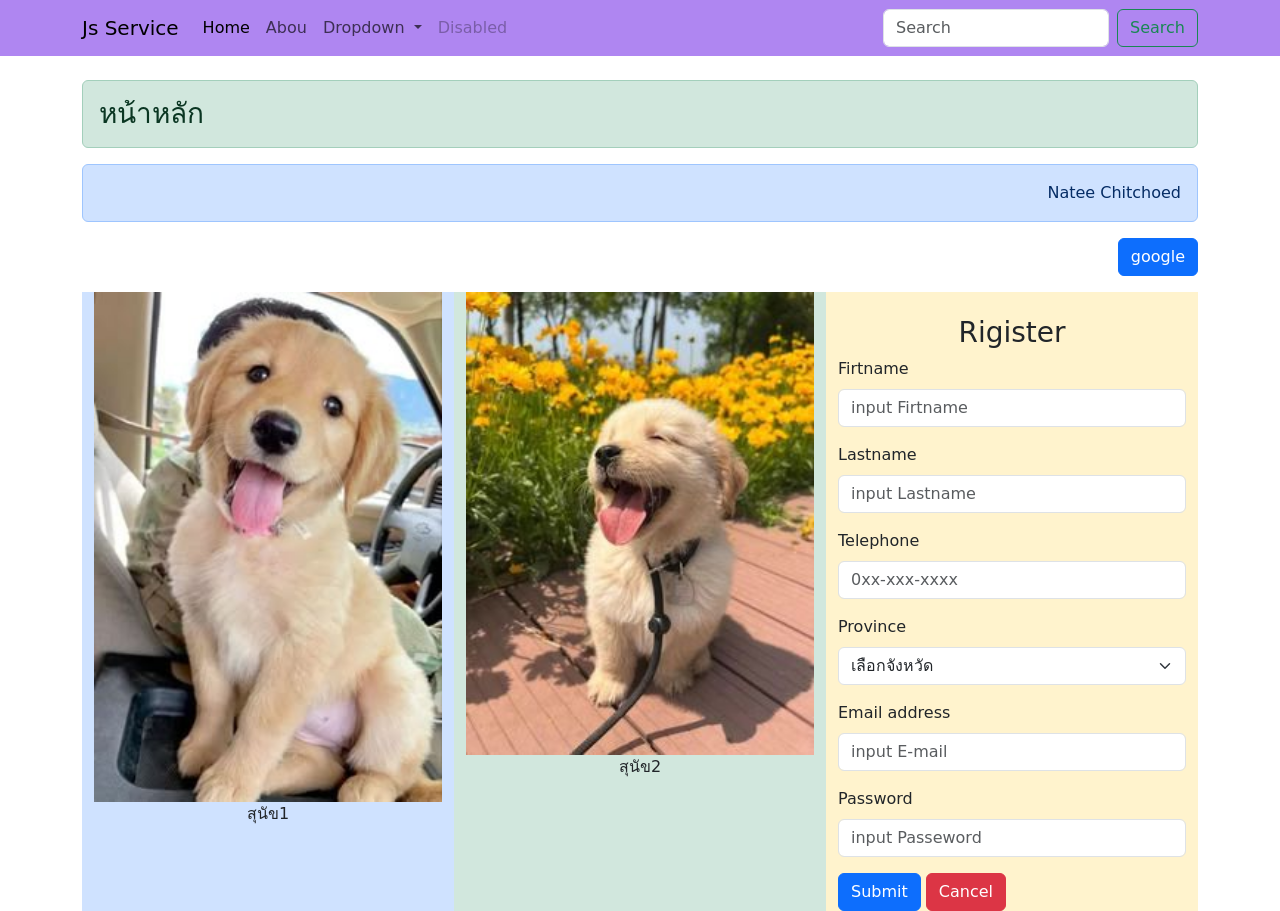
<file: web_boostrap/index.html>
<!DOCTYPE html>
<html lang="en">
<head>
    <meta charset="UTF-8">
    <meta name="viewport" content="width=device-width, initial-scale=1.0">
    <title>Index</title>
     <link href="css/bootstrap.min.css" rel="stylesheet">
</head>

<body>
    <!-- Menu-->
  <div id="menu-container"></div>

    
 <!-- container -->
    <div class="container">
 
        <h3 class="alert alert-success mt-4">หน้าหลัก</h3>

    <div class="alert alert-primary text-end" role="alert">
    Natee Chitchoed
    </div>
    <div class="text-end">
         <div class="mb-3">
        <a class="btn btn-primary" href="https://www.google.com/">google</a>
</div>
 
 <!-- end container -->


<!-- แบ่งคอลัมน์ด้วย Grid System -->

<div class="container text-center">
  <div class="row">
    <div class=" col-4 bg-primary-subtle">
    <img src="dog4" width="100%">
    สุนัข1
    </div>
    <div class=" col-4 bg-success-subtle">
      <img src="dog3" width="100%">
      สุนัข2
    </div>
    <div class=" col-4 bg-warning-subtle"><br>
     <h3>Rigister</h3> 
   <!-- end Grid System -->

<form class="text-start">  
    <div class="mb-3">
    <label  class="form-label">Firtname</label>
    <input type="text" class="form-control" id="Firtname" required placeholder="input Firtname">
  </div>
 <div class="mb-3">
    <label  class="form-label">Lastname</label>
    <input type="text" class="form-control" id="Lastname" required placeholder="input Lastname" >
  </div>
   <div class="mb-3">
    <label  class="form-label">Telephone</label>
    <input type="tel" class="form-control" id="Telephone"required placeholder="0xx-xxx-xxxx" >
  </div>


   <div class="mb-3">
    <label  class="form-label">Province</label>
    <select class="form-select"id="province" required>
  <option selected>เลือกจังหวัด
  </option>
  <option value="1">ชลบุรี</option>
  <option value="2">ระยอง</option>
  <option value="3">เชียงใหม่</option>
</select>
   </div>
  <div class="mb-3">
    <label for="exampleInputEmail1" class="form-label">Email address</label>
    <input type="email" class="form-control" id="e-mail1"required placeholder="input E-mail" > 
  </div>

  <div class="mb-3">
    <label class="form-label">Password</label>
    <input type="password" class="form-control" id="pw"required placeholder="input Passeword">
  </div>

  <button type="submit" class="btn btn-primary">Submit</button>
  <button type="reset" class="btn btn-danger">Cancel</button>
</form>
    </div>
  </div>
</div>



</div>


</body>
</html>

<script src="js/bootstrap.bundle.min.js"></script>
<script src="menu.js"></script>
</file>
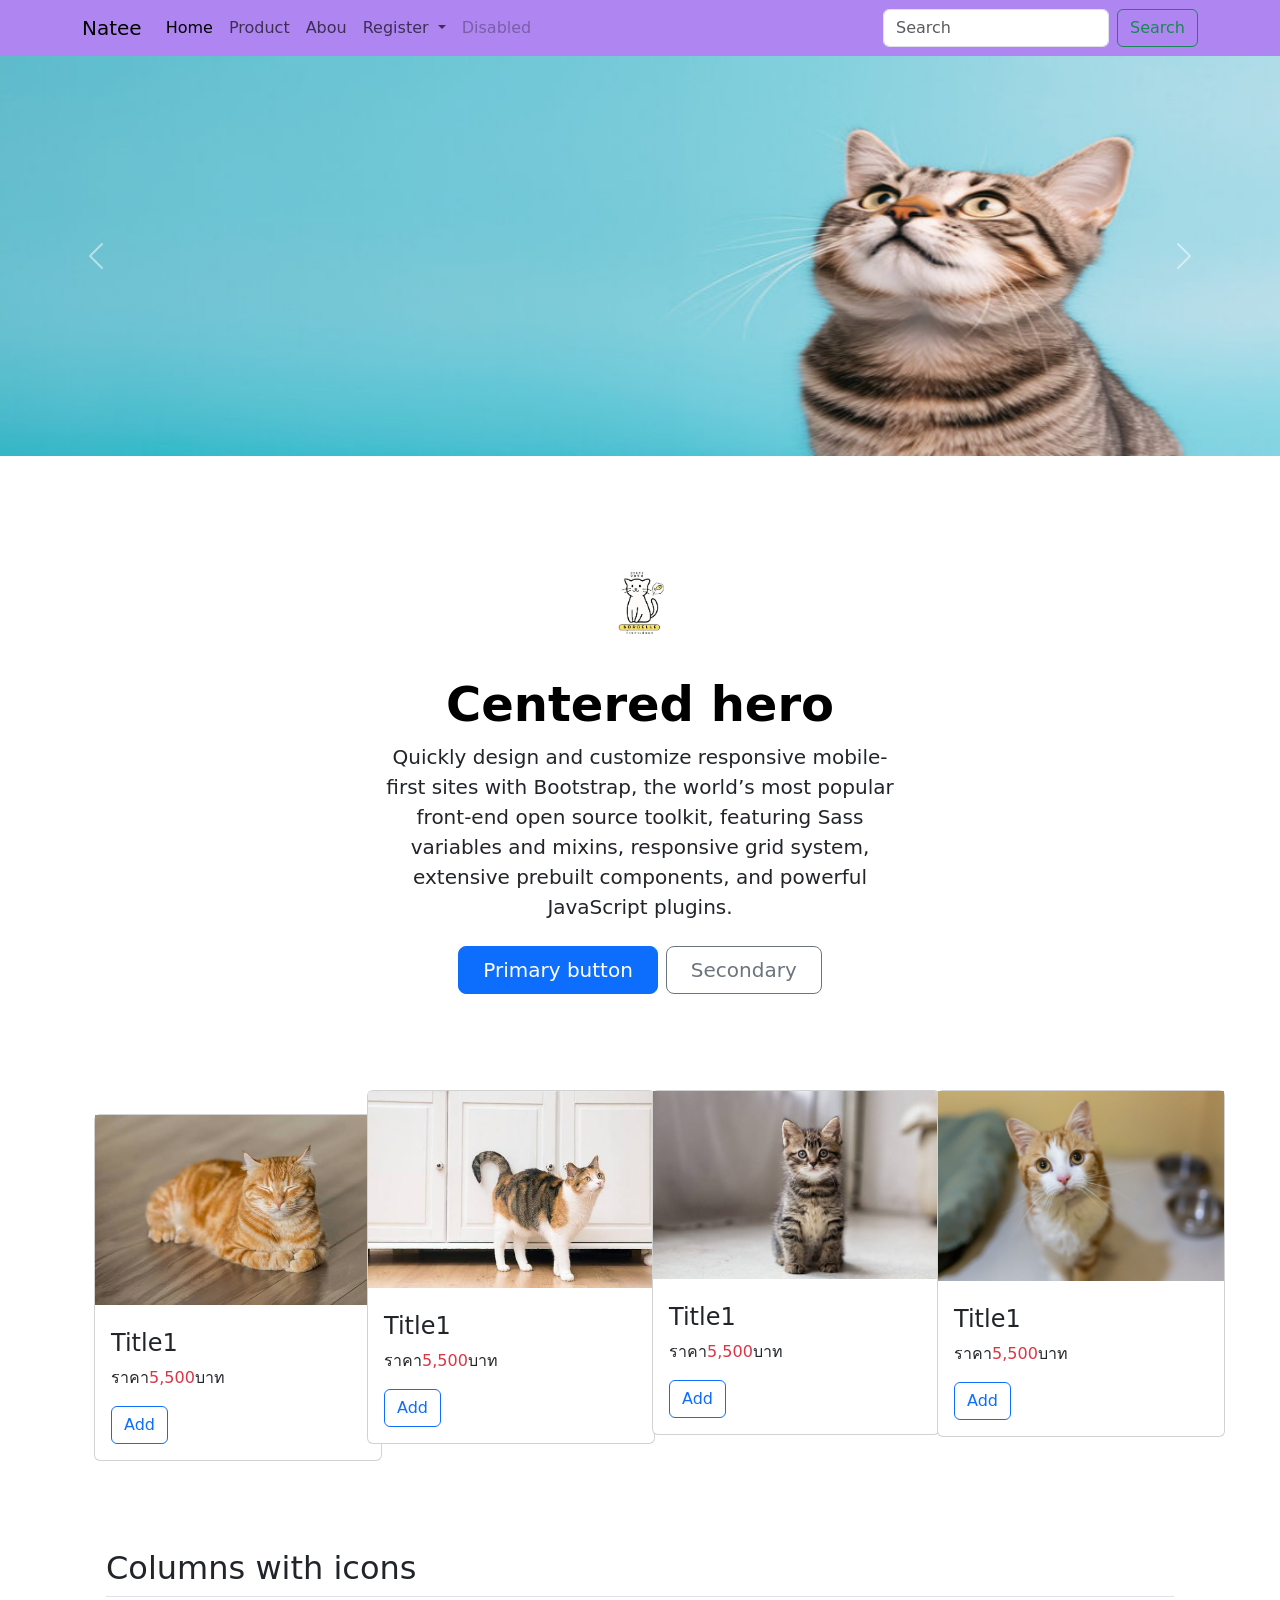
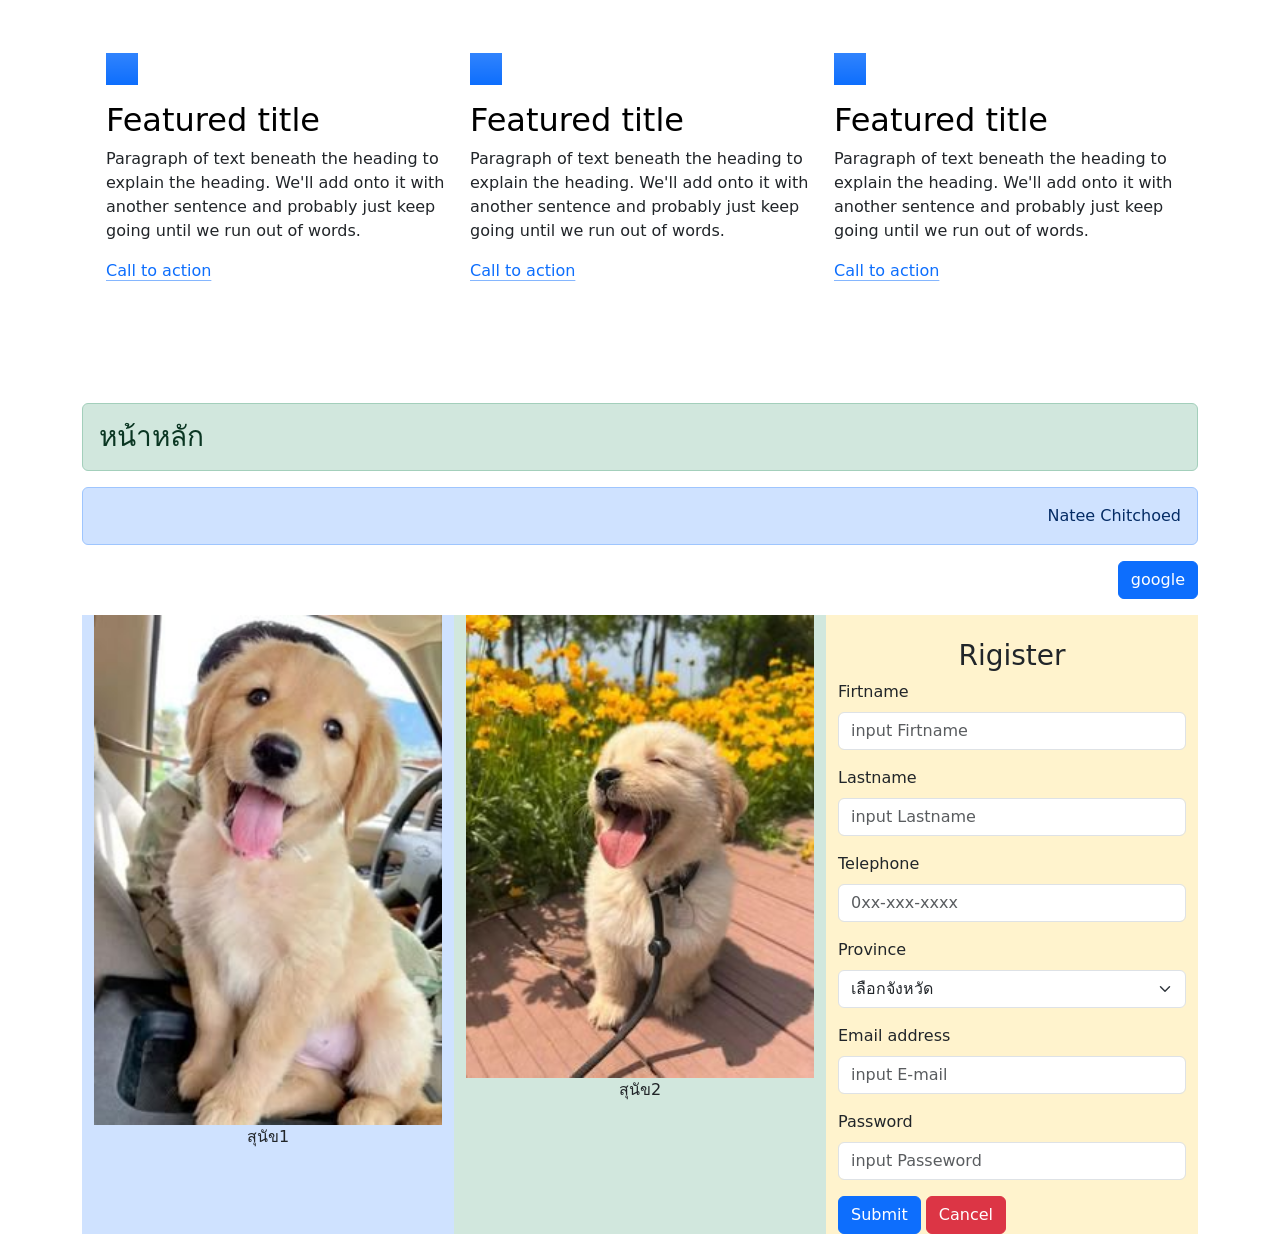
<file: boostrap/web_boostrap/index.html>
<!DOCTYPE html>
<html lang="en">

<head>
  <meta charset="UTF-8">
  <meta name="viewport" content="width=device-width, initial-scale=1.0">
  <title>Index</title>
  <link href="css/bootstrap.min.css" rel="stylesheet">
</head>

<body>
  <!-- Menu-->
  <div id="menu-container"></div>




  <!-- Banner-->

  <div id="carouselExample" class="carousel slide">
    <div class="carousel-inner">
      <div class="carousel-item active">
        <img src="banner/b2" class="d-block w-100" height="400" alt="...">
      </div>
      <div class="carousel-item">
        <img src="banner/b3" class="d-block w-100" height="400" alt="...">
      </div>
      <div class="carousel-item">
        <img src="banner/b4" class="d-block w-100" height="400" alt="...">
      </div>
    </div>
    <button class="carousel-control-prev" type="button" data-bs-target="#carouselExample" data-bs-slide="prev">
      <span class="carousel-control-prev-icon" aria-hidden="true"></span>
      <span class="visually-hidden">Previous</span>
    </button>
    <button class="carousel-control-next" type="button" data-bs-target="#carouselExample" data-bs-slide="next">
      <span class="carousel-control-next-icon" aria-hidden="true"></span>
      <span class="visually-hidden">Next</span>
    </button>
  </div>




  <!-- container -->
  <div class="container">

    <div class="px-4 py-5 my-5 text-center"> <img class="d-block mx-auto mb-4" src="img/login" alt="" width="100"
        height="100">
      <h1 class="display-5 fw-bold text-body-emphasis">Centered hero</h1>
      <div class="col-lg-6 mx-auto">
        <p class="lead mb-4">Quickly design and customize responsive mobile-first sites with Bootstrap, the world’s most
          popular front-end open source toolkit, featuring Sass variables and mixins, responsive grid system, extensive
          prebuilt components, and powerful JavaScript plugins.</p>
        <div class="d-grid gap-2 d-sm-flex justify-content-sm-center"> <button type="button"
            class="btn btn-primary btn-lg px-4 gap-3">Primary button</button> <button type="button"
            class="btn btn-outline-secondary btn-lg px-4">Secondary</button> </div>
      </div>
    </div>







    <!-- *********** -->
    <div class="row">
      <div class="col-sm-3 mb-3 p-4">
        <div class="card" style="width: 18rem;">
          <img src="img/cat2" class="img-fluid rounder">
          <div class="card-body">
            <h4 class="mt-2">Title1</h4>
            <p>ราคา<span class="text-danger">5,500</span>บาท </p>
            <button type="button" class="btn btn-outline-primary"> <i class="bi bi-bag-plus-fill"></i> Add</button>
          </div>
        </div>
      </div>
      <div class="col-sm-3">
        <div class="card" style="width: 18rem;">
          <img src="img/cat3" class="img-fluid rounder">
          <div class="card-body">
            <h4 class="mt-2">Title1</h4>
            <p>ราคา<span class="text-danger">5,500</span>บาท </p>
            <button type="button" class="btn btn-outline-primary"> <i class="bi bi-bag-plus-fill"></i> Add</button>
          </div>
        </div>
      </div>
      <div class="col-sm-3">
        <div class="card" style="width: 18rem;">
          <img src="img/cat4" class="img-fluid rounder">
          <div class="card-body">
            <h4 class="mt-2">Title1</h4>
            <p>ราคา<span class="text-danger">5,500</span>บาท </p>
            <button type="button" class="btn btn-outline-primary"> <i class="bi bi-bag-plus-fill"></i> Add</button>
          </div>
        </div>
      </div>
      <div class="col-sm-3">
        <div class="card" style="width: 18rem;">
          <img src="img/cat5" class="img-fluid rounder">
          <div class="card-body">
            <h4 class="mt-2">Title1</h4>
            <p>ราคา<span class="text-danger">5,500</span>บาท </p>
            <button type="button" class="btn btn-outline-primary"> <i class="bi bi-bag-plus-fill"></i> Add</button>
          </div>
        </div>

      </div>

    </div>

    <div class="container px-4 py-5" id="featured-3">
      <h2 class="pb-2 border-bottom">Columns with icons</h2>
      <div class="row g-4 py-5 row-cols-1 row-cols-lg-3">
        <div class="feature col">
          <div
            class="feature-icon d-inline-flex align-items-center justify-content-center text-bg-primary bg-gradient fs-2 mb-3">
            <svg class="bi" width="1em" height="1em" aria-hidden="true">
              <use xlink:href="#collection"></use>
            </svg> </div>
          <h3 class="fs-2 text-body-emphasis">Featured title</h3>
          <p>Paragraph of text beneath the heading to explain the heading. We'll add onto it with another sentence and
            probably just keep going until we run out of words.</p> <a href="#" class="icon-link">
            Call to action
            <svg class="bi" aria-hidden="true">
              <use xlink:href="#chevron-right"></use>
            </svg> </a>
        </div>
        <div class="feature col">
          <div
            class="feature-icon d-inline-flex align-items-center justify-content-center text-bg-primary bg-gradient fs-2 mb-3">
            <svg class="bi" width="1em" height="1em" aria-hidden="true">
              <use xlink:href="#people-circle"></use>
            </svg> </div>
          <h3 class="fs-2 text-body-emphasis">Featured title</h3>
          <p>Paragraph of text beneath the heading to explain the heading. We'll add onto it with another sentence and
            probably just keep going until we run out of words.</p> <a href="#" class="icon-link">
            Call to action
            <svg class="bi" aria-hidden="true">
              <use xlink:href="#chevron-right"></use>
            </svg> </a>
        </div>
        <div class="feature col">
          <div
            class="feature-icon d-inline-flex align-items-center justify-content-center text-bg-primary bg-gradient fs-2 mb-3">
            <svg class="bi" width="1em" height="1em" aria-hidden="true">
              <use xlink:href="#toggles2"></use>
            </svg> </div>
          <h3 class="fs-2 text-body-emphasis">Featured title</h3>
          <p>Paragraph of text beneath the heading to explain the heading. We'll add onto it with another sentence and
            probably just keep going until we run out of words.</p> <a href="#" class="icon-link">
            Call to action
            <svg class="bi" aria-hidden="true">
              <use xlink:href="#chevron-right"></use>
            </svg> </a>
        </div>
      </div>
    </div>





    
    <!-- เนื้อหา-->
    <h3 class="alert alert-success mt-4">หน้าหลัก</h3>

    <div class="alert alert-primary text-end" role="alert">
      Natee Chitchoed
    </div>
    <div class="text-end">
      <div class="mb-3">
        <a class="btn btn-primary" href="https://www.google.com/">google</a>
      </div>

      <!-- end container -->


      <!-- แบ่งคอลัมน์ด้วย Grid System -->

      <div class="container text-center">
        <div class="row">
          <div class=" col-4 bg-primary-subtle">
            <img src="img/dog4" width="100%">
            สุนัข1
          </div>
          <div class=" col-4 bg-success-subtle">
            <img src="img/dog3" width="100%">
            สุนัข2
          </div>
          <div class=" col-4 bg-warning-subtle"><br>
            <h3>Rigister</h3>
            <!-- end Grid System -->

            <form class="text-start">
              <div class="mb-3">
                <label class="form-label">Firtname</label>
                <input type="text" class="form-control" id="Firtname" required placeholder="input Firtname">
              </div>
              <div class="mb-3">
                <label class="form-label">Lastname</label>
                <input type="text" class="form-control" id="Lastname" required placeholder="input Lastname">
              </div>
              <div class="mb-3">
                <label class="form-label">Telephone</label>
                <input type="tel" class="form-control" id="Telephone" required placeholder="0xx-xxx-xxxx">
              </div>


              <div class="mb-3">
                <label class="form-label">Province</label>
                <select class="form-select" id="province" required>
                  <option selected>เลือกจังหวัด
                  </option>
                  <option value="1">ชลบุรี</option>
                  <option value="2">ระยอง</option>
                  <option value="3">เชียงใหม่</option>
                </select>
              </div>
              <div class="mb-3">
                <label for="exampleInputEmail1" class="form-label">Email address</label>
                <input type="email" class="form-control" id="e-mail1" required placeholder="input E-mail">
              </div>

              <div class="mb-3">
                <label class="form-label">Password</label>
                <input type="password" class="form-control" id="pw" required placeholder="input Passeword">
              </div>

              <button type="submit" class="btn btn-primary">Submit</button>
              <button type="reset" class="btn btn-danger">Cancel</button>
            </form>
          </div>
        </div>
      </div>



    </div>


</body>

</html>

<script src="js/bootstrap.bundle.min.js"></script>
<script src="js/menu.js"></script>
</file>
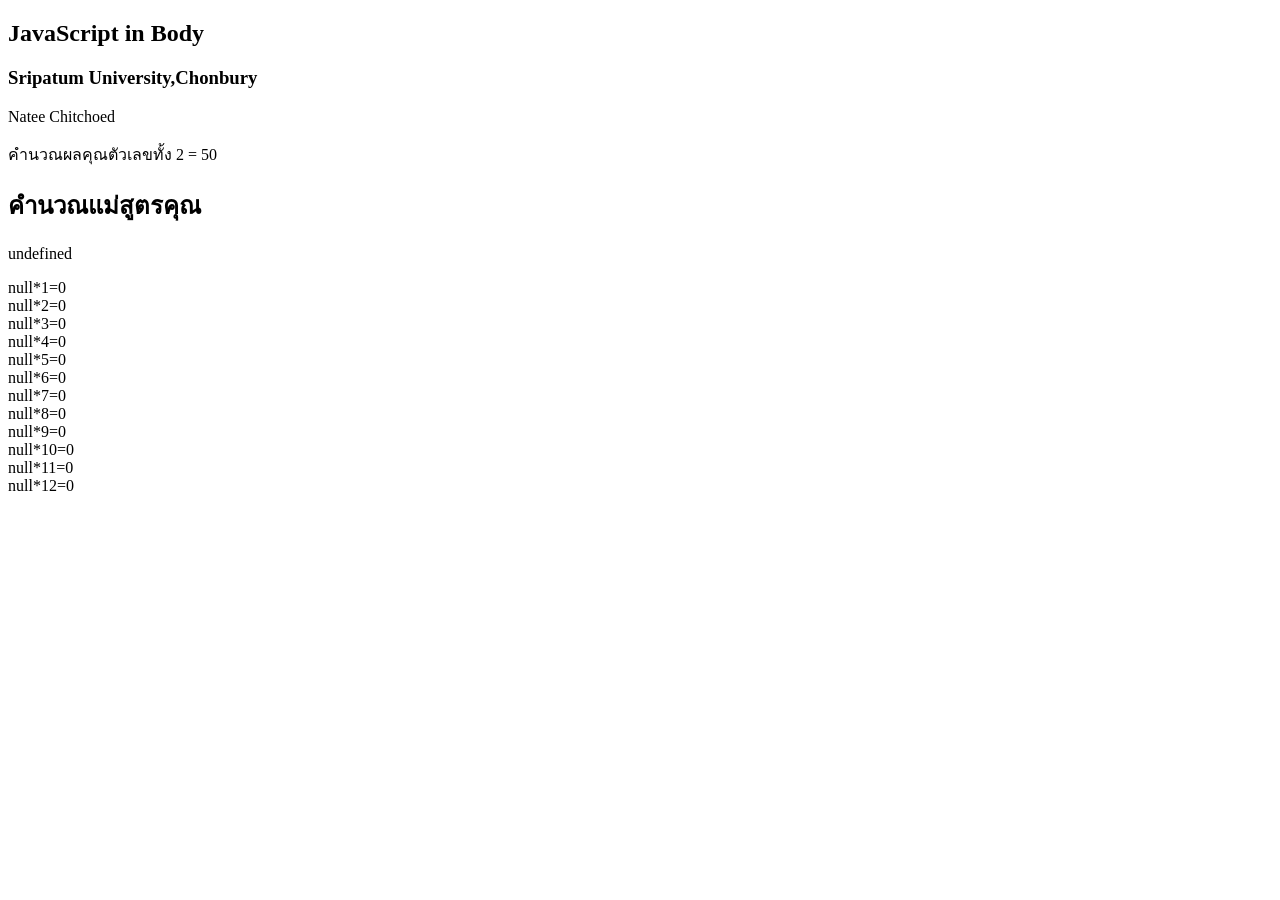
<file: ex1.html>
<!DOCTYPE html>
<html lang="en">
<head>
    <meta charset="UTF-8">
    <meta name="viewport" content="width=device-width, initial-scale=1.0">
    <title>Test JavaScript</title>
    <Script src="calculator.js"></Script>
</head>
<body>
    
    <h2>JavaScript in Body</h2>
    <h3 id="spu"></h3>
    <p  id="demo"></p>
    คำนวณผลคุณตัวเลขทั้ง 2 = <span id="calculator.js"></span>
    <h2>คำนวณแม่สูตรคุณ</h2>
    <p   id="multipy"></p>




</body>
</html>

<script>
     var num =prompt("กรุณาใส่ตัวเลขคูณ")
document.getElementById("calculator.js").innerHTML = myFunction(5, 10);
document.getElementById("demo").innerHTML = "Natee Chitchoed";
document.getElementById("spu").innerHTML = "Sripatum University,Chonbury";
document.getElementById("multipy").innerHTML = multipy(num);
</script>
</file>
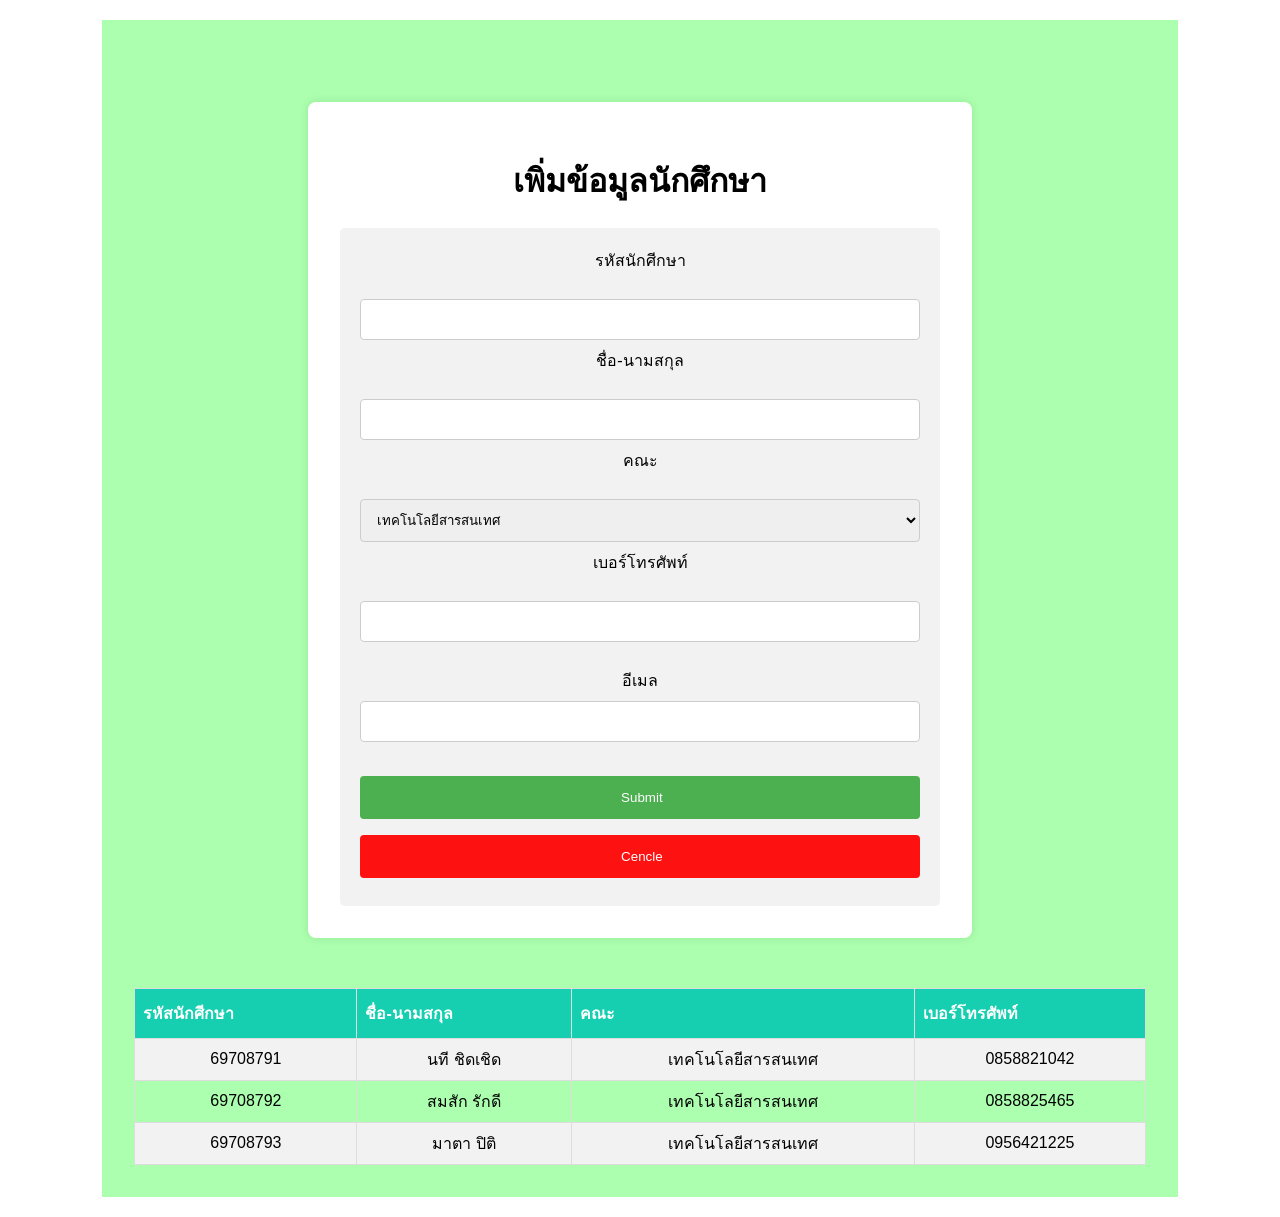
<file: form.html>
<!DOCTYPE html>
<html lang="en">
<head>
    <meta charset="UTF-8">
    <meta name="viewport" content="width=device-width, initial-scale=1.0">
    <title>Form</title>
    <link rel="stylesheet" href="style.css">
</head>
<body>

    <div class="container">
        
    <div class="form-container">
 <h1 style="text-align: center;"> เพิ่มข้อมูลนักศึกษา</h1>
    <form id="studentForm">
        <Label>รหัสนักศีกษา</Label> <br>
        <input type="text" id="id-std" name="id-std" > <br>
        <label>ชื่อ-นามสกุล</label> <br>
        <input type="text" id="fullname" name="fullname"> <br>
        <label>คณะ</label><br>
        <select id="deparment" name="deparment">
            <option value="เทคโนโลยีสารสนเทศ">เทคโนโลยีสารสนเทศ</option>
            <option value="บริหารธุรกิจ"> บริหารธุรกิจ</option>
            <option value="บัญชี"> บัญชี</option>
        </select>
        <br>
        <label>เบอร์โทรศัพท์</label><br>
        <input type="text" id="telephone" name="telephone"> <br> <br>
        <label> อีเมล</label>
         <input type="email" id="telephone" name="email"> <br> <br>

        <input type="submit" value=" Submit">
        <input type="Reset" value=" Cencle">
    </form>
</div>

<!--ตาราง-->
<table>
        <tr>
          <th>รหัสนักศีกษา</th>
          <th>ชื่อ-นามสกุล</th>
          <th>คณะ</th>
          <th>เบอร์โทรศัพท์</th>
        </tr>
        <tr>
          <td>69708791</td>
          <td>นที ชิดเชิด</td>
          <td>เทคโนโลยีสารสนเทศ</td>
          <td>0858821042</td>
        </tr>
        <tr>
            <td>69708792</td>
            <td>สมสัก รักดี</td>
            <td>เทคโนโลยีสารสนเทศ</td>
            <td>0858825465</td>
        </tr>
        <tr>
            <td>69708793</td>
            <td>มาตา ปิติ</td>
            <td>เทคโนโลยีสารสนเทศ</td>
            <td>0956421225</td>
        </tr>
      </table>

</div>
    
</body>
</html>
</file>
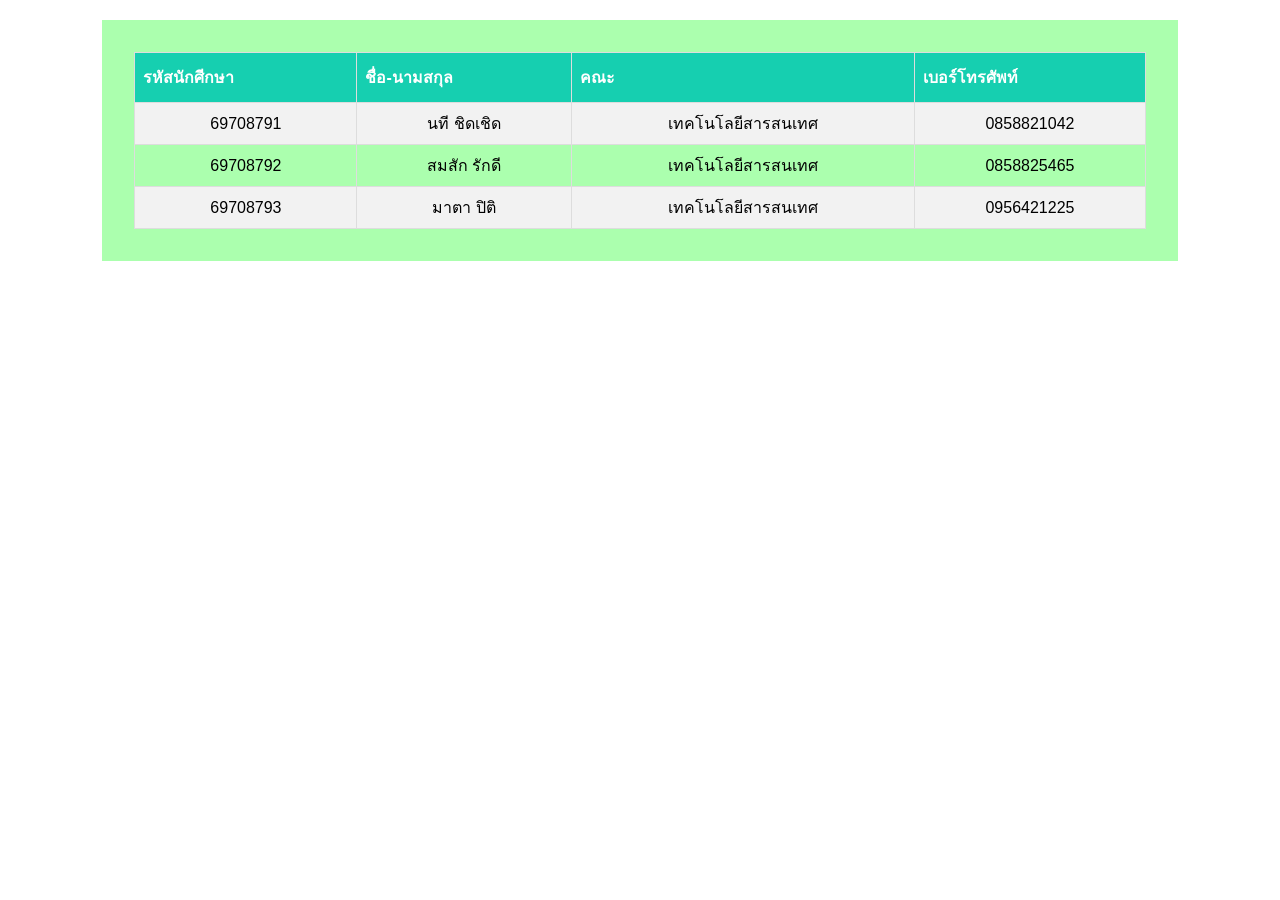
<file: student.html>
<!DOCTYPE html>
<html lang="en">
<head>
    <meta charset="UTF-8">
    <meta name="viewport" content="width=device-width, initial-scale=1.0">
    <title>Students</title>
    <link rel="stylesheet" href="style.css">
</head>


<body>
    <div class="container">
    <table>
        <tr>
          <th>รหัสนักศีกษา</th>
          <th>ชื่อ-นามสกุล</th>
          <th>คณะ</th>
          <th>เบอร์โทรศัพท์</th>
        </tr>
        <tr>
          <td>69708791</td>
          <td>นที ชิดเชิด</td>
          <td>เทคโนโลยีสารสนเทศ</td>
          <td>0858821042</td>
        </tr>
        <tr>
            <td>69708792</td>
            <td>สมสัก รักดี</td>
            <td>เทคโนโลยีสารสนเทศ</td>
            <td>0858825465</td>
        </tr>
        <tr>
            <td>69708793</td>
            <td>มาตา ปิติ</td>
            <td>เทคโนโลยีสารสนเทศ</td>
            <td>0956421225</td>
        </tr>
      </table>

      </div>
</body>
</html>
</file>
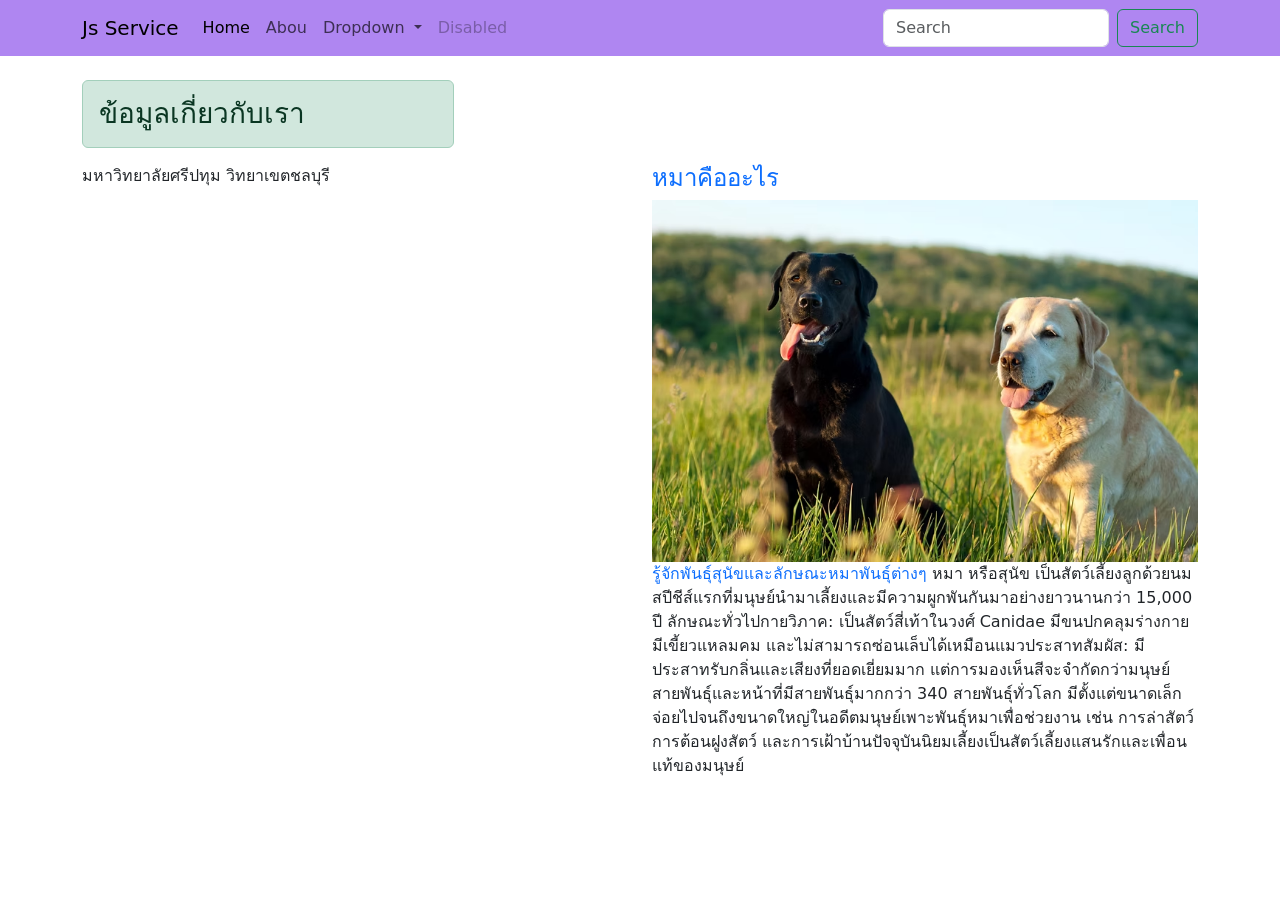
<file: web_boostrap/about.html>
<!DOCTYPE html>
<html lang="en">
<head>
    <meta charset="UTF-8">
    <meta name="viewport" content="width=device-width, initial-scale=1.0">
    <title>about</title>
    <link href="css/bootstrap.min.css" rel="stylesheet">
</head>
<body>
    <div id="menu-container"></div>
    <div class="container">
        <h3 class="alert alert-success mt-4 col-md-4">ข้อมูลเกี่ยวกับเรา</h3>
       <div class="row">
            <div class="col-sm-6">
                มหาวิทยาลัยศรีปทุม วิทยาเขตชลบุรี
                <div class="mb-3"></div>
                <iframe
                    src="https://www.google.com/maps/embed?pb=!1m18!1m12!1m3!1d3880.927777961867!2d100.99031537508421!3d13.41679748694099!2m3!1f0!2f0!3f0!3m2!1i1024!2i768!4f13.1!3m3!1m2!1s0x311d3617ee04db97%3A0x2250cf181ed25837!2sSripathum%20University%20Chonburi%20Campus!5e0!3m2!1sen!2sth!4v1788717672529!5m2!1sen!2sth"
                    width="100%" height="100%" style="border:0;" allowfullscreen="" loading="lazy"
                    referrerpolicy="strict-origin-when-cross-origin"></iframe>
            </div>
            <div class="col-md-6">
                <div class="h4 text-primary">หมาคืออะไร</div>
                <img src="dog5" width="100%">
                <span class="text-primary">รู้จักพันธุ์สุนัขและลักษณะหมาพันธุ์ต่างๆ</span>

                หมา หรือสุนัข เป็นสัตว์เลี้ยงลูกด้วยนมสปีชีส์แรกที่มนุษย์นำมาเลี้ยงและมีความผูกพันกันมาอย่างยาวนานกว่า 15,000 ปี 

                ลักษณะทั่วไปกายวิภาค: เป็นสัตว์สี่เท้าในวงศ์ Canidae มีขนปกคลุมร่างกาย มีเขี้ยวแหลมคม และไม่สามารถซ่อนเล็บได้เหมือนแมวประสาทสัมผัส: มีประสาทรับกลิ่นและเสียงที่ยอดเยี่ยมมาก แต่การมองเห็นสีจะจำกัดกว่ามนุษย์
                สายพันธุ์และหน้าที่มีสายพันธุ์มากกว่า 340 สายพันธุ์ทั่วโลก มีตั้งแต่ขนาดเล็กจ่อยไปจนถึงขนาดใหญ่ในอดีตมนุษย์เพาะพันธุ์หมาเพื่อช่วยงาน เช่น การล่าสัตว์ การต้อนฝูงสัตว์ และการเฝ้าบ้านปัจจุบันนิยมเลี้ยงเป็นสัตว์เลี้ยงแสนรักและเพื่อนแท้ของมนุษย์

            </div>


        </div>
    </div>
</body>
</html>

<script src="js/bootstrap.bundle.min.js"></script>
<script src="menu.js"></script>
</file>
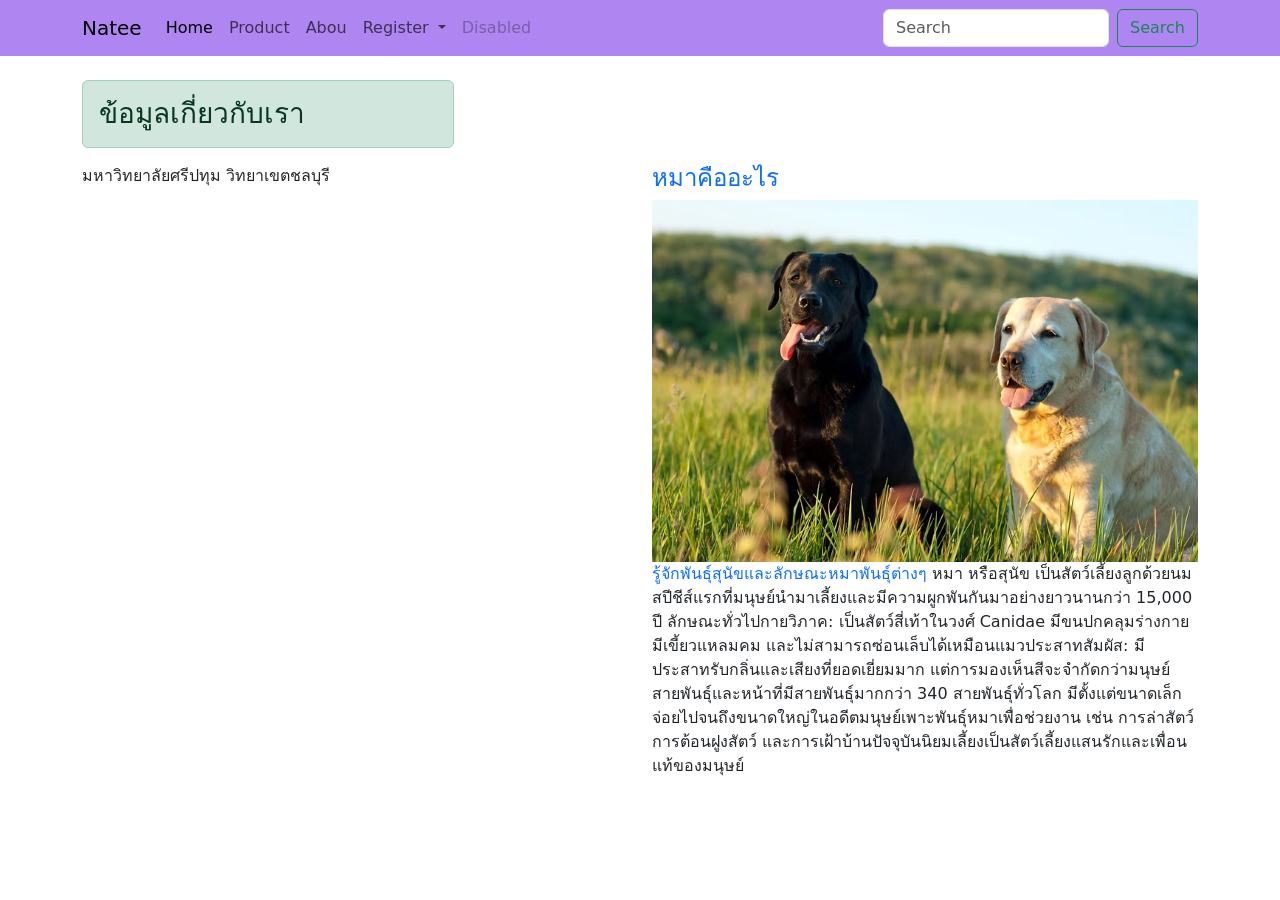
<file: boostrap/web_boostrap/about.html>
<!DOCTYPE html>
<html lang="en">
<head>
    <meta charset="UTF-8">
    <meta name="viewport" content="width=device-width, initial-scale=1.0">
    <title>about</title>
    <link href="css/bootstrap.min.css" rel="stylesheet">
</head>
<body>
    <div id="menu-container"></div>
    <div class="container">
        <h3 class="alert alert-success mt-4 col-md-4">ข้อมูลเกี่ยวกับเรา</h3>
       <div class="row">
            <div class="col-sm-6">
                มหาวิทยาลัยศรีปทุม วิทยาเขตชลบุรี
                <div class="mb-3"></div>
                <iframe
                    src="https://www.google.com/maps/embed?pb=!1m18!1m12!1m3!1d3880.927777961867!2d100.99031537508421!3d13.41679748694099!2m3!1f0!2f0!3f0!3m2!1i1024!2i768!4f13.1!3m3!1m2!1s0x311d3617ee04db97%3A0x2250cf181ed25837!2sSripathum%20University%20Chonburi%20Campus!5e0!3m2!1sen!2sth!4v1788717672529!5m2!1sen!2sth"
                    width="100%" height="100%" style="border:0;" allowfullscreen="" loading="lazy"
                    referrerpolicy="strict-origin-when-cross-origin"></iframe>
            </div>
            <div class="col-md-6">
                <div class="h4 text-primary">หมาคืออะไร</div>
                <img src="img/dog5" width="100%">
                <span class="text-primary">รู้จักพันธุ์สุนัขและลักษณะหมาพันธุ์ต่างๆ</span>

                หมา หรือสุนัข เป็นสัตว์เลี้ยงลูกด้วยนมสปีชีส์แรกที่มนุษย์นำมาเลี้ยงและมีความผูกพันกันมาอย่างยาวนานกว่า 15,000 ปี 

                ลักษณะทั่วไปกายวิภาค: เป็นสัตว์สี่เท้าในวงศ์ Canidae มีขนปกคลุมร่างกาย มีเขี้ยวแหลมคม และไม่สามารถซ่อนเล็บได้เหมือนแมวประสาทสัมผัส: มีประสาทรับกลิ่นและเสียงที่ยอดเยี่ยมมาก แต่การมองเห็นสีจะจำกัดกว่ามนุษย์
                สายพันธุ์และหน้าที่มีสายพันธุ์มากกว่า 340 สายพันธุ์ทั่วโลก มีตั้งแต่ขนาดเล็กจ่อยไปจนถึงขนาดใหญ่ในอดีตมนุษย์เพาะพันธุ์หมาเพื่อช่วยงาน เช่น การล่าสัตว์ การต้อนฝูงสัตว์ และการเฝ้าบ้านปัจจุบันนิยมเลี้ยงเป็นสัตว์เลี้ยงแสนรักและเพื่อนแท้ของมนุษย์

            </div>


        </div>
    </div>
</body>
</html>

<script src="js/bootstrap.bundle.min.js"></script>
<script src="js/menu.js"></script>
</file>
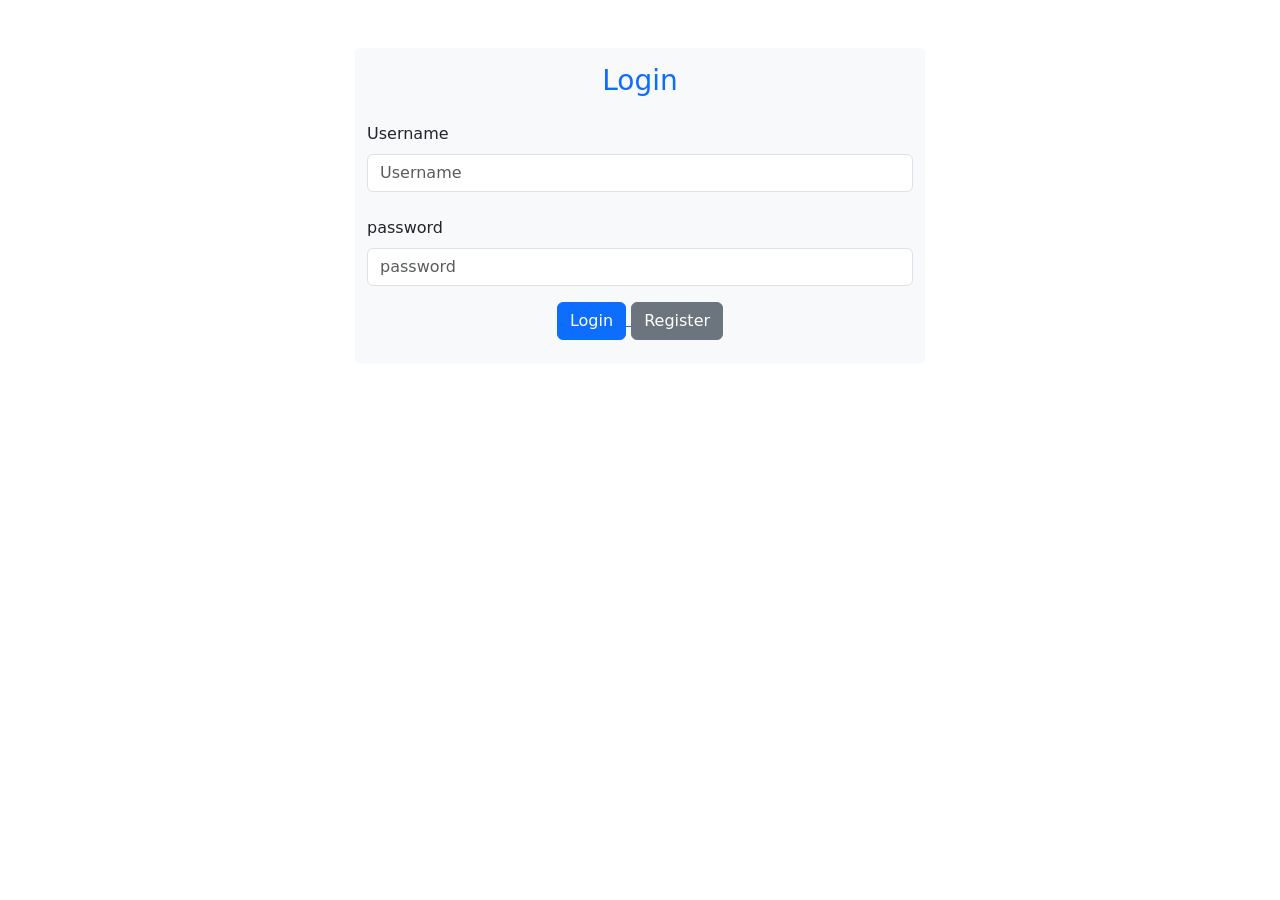
<file: boostrap/web_boostrap/login.html>
<!DOCTYPE html>
<html lang="en">
<head>
    <meta charset="UTF-8">
    <meta name="viewport" content="width=device-width, initial-scale=1.0">
    <title>Login</title>
    <link href="css/bootstrap.min.css" rel="stylesheet">

</head>
<body>
 <!--เนื้อหา-->
    <div class="container  ">


        <form id="form1">

        
        <div class="row  ">
            <div class="col-md-6 mx-auto mt-5 bg-light   rounded">
                <div class="h3 text-center	text-primary mt-3 ">Login</div>

                <div class="mb-3 mt-4 ">
                    <label class="form-label">Username</label>
                    <input type="text" class="form-control" id="Username" placeholder="Username" required>
                </div>
                
                <div class="mb-3 mt-4 ">
                    <label class="form-label">password</label>
                    <input type="text" class="form-control" id="password" placeholder="password" required>
                </div>

                <div class="text-center mb-4">
                    <a href="product.html"> <input type="button" id="Login" class="btn btn-primary" value="Login"> </a> 
                    <a href="register.html" class="btn btn-secondary"> Register</a>
                </div>
            </div>
        </div>
</form>
    </div>



</body>
</html>     
<script src="js/bootstrap.bundle.min.js"></script>
<script src="js/menu.js"></script>
</file>
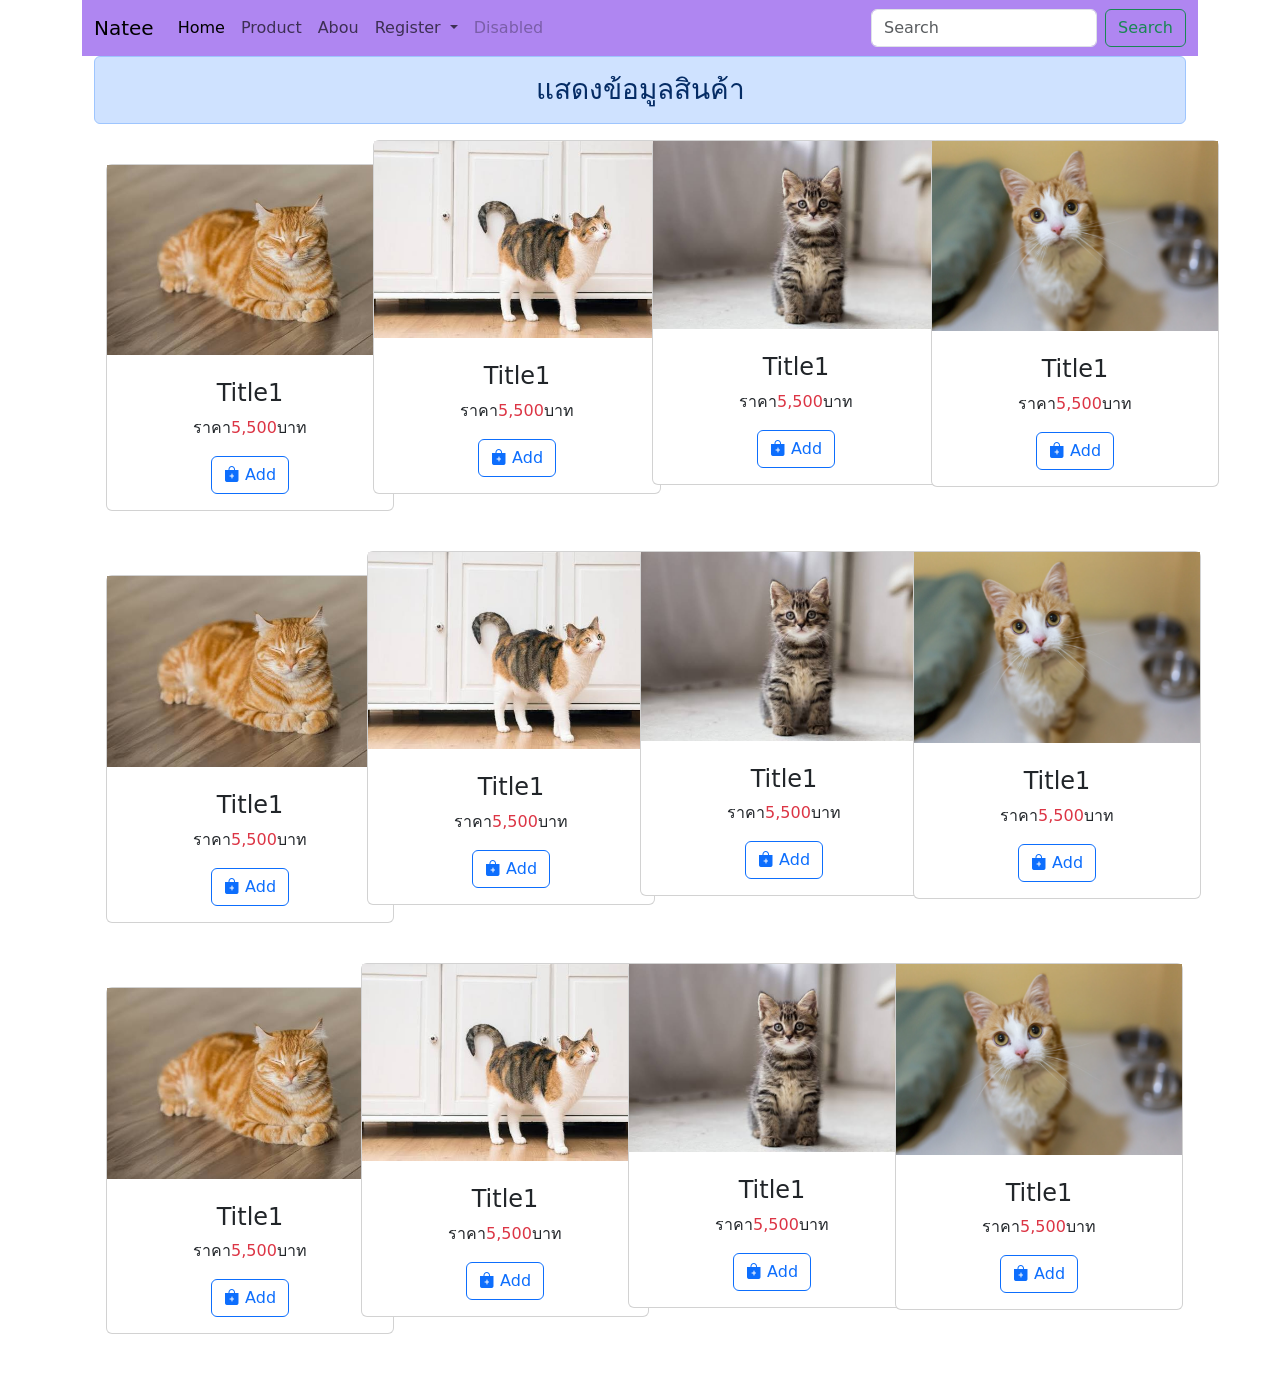
<file: boostrap/web_boostrap/product.html>
<!DOCTYPE html>
<html lang="en">
<head>
    <meta charset="UTF-8">
    <meta name="viewport" content="width=device-width, initial-scale=1.0">
    <title>Product</title>
      <link href="css/bootstrap.min.css" rel="stylesheet">
      <link rel="stylesheet" href="https://cdn.jsdelivr.net/npm/bootstrap-icons@1.13.1/font/bootstrap-icons.min.css">
</head>
<body>
      <!-- เนื้อหา-->
<div class="container">
  <!-- Menu-->
  <div id="menu-container"></div>
<div class="container text-center">
<h3 class="alert alert-primary">แสดงข้อมูลสินค้า</h3>

<div class="row">
    <div class="col-sm-3 mb-3 p-4">
        <div class="card" style="width: 18rem;">
        <img src="img/cat2" class="img-fluid rounder">
        <div class="card-body">
    <h4 class="mt-2">Title1</h4>
    <p>ราคา<span class="text-danger">5,500</span>บาท </p>
   <button type="button" class="btn btn-outline-primary"> <i class="bi bi-bag-plus-fill"></i> Add</button>
    </div>
</div>
</div>
    <div class="col-sm-3">
        <div class="card" style="width: 18rem;">
        <img src="img/cat3" class="img-fluid rounder">
         <div class="card-body">
        <h4 class="mt-2">Title1</h4>
    <p>ราคา<span class="text-danger">5,500</span>บาท </p>
   <button type="button" class="btn btn-outline-primary"> <i class="bi bi-bag-plus-fill"></i> Add</button>
    </div>
</div>
</div>
    <div class="col-sm-3">
        <div class="card" style="width: 18rem;">
        <img src="img/cat4" class="img-fluid rounder">
         <div class="card-body">
     <h4 class="mt-2">Title1</h4>
    <p>ราคา<span class="text-danger">5,500</span>บาท </p>
   <button type="button" class="btn btn-outline-primary"> <i class="bi bi-bag-plus-fill"></i> Add</button>
    </div>
</div>
</div>
    <div class="col-sm-3">
         <div class="card" style="width: 18rem;">
        <img src="img/cat5" class="img-fluid rounder">
            <div class="card-body">
     <h4 class="mt-2">Title1</h4>
    <p>ราคา<span class="text-danger">5,500</span>บาท </p>
   <button type="button" class="btn btn-outline-primary"> <i class="bi bi-bag-plus-fill"></i> Add</button>
    </div>
  </div>
</div>
<div class="row">
    <div class="col-sm-3 mb-3 p-4">
        <div class="card" style="width: 18rem;">
        <img src="img/cat2" class="img-fluid rounder">
        <div class="card-body">
    <h4 class="mt-2">Title1</h4>
    <p>ราคา<span class="text-danger">5,500</span>บาท </p>
   <button type="button" class="btn btn-outline-primary"> <i class="bi bi-bag-plus-fill"></i> Add</button>
    </div>
</div>
</div>
    <div class="col-sm-3">
        <div class="card" style="width: 18rem;">
        <img src="img/cat3" class="img-fluid rounder">
         <div class="card-body">
        <h4 class="mt-2">Title1</h4>
    <p>ราคา<span class="text-danger">5,500</span>บาท </p>
   <button type="button" class="btn btn-outline-primary"> <i class="bi bi-bag-plus-fill"></i> Add</button>
    </div>
</div>
</div>
    <div class="col-sm-3">
        <div class="card" style="width: 18rem;">
        <img src="img/cat4" class="img-fluid rounder">
         <div class="card-body">
     <h4 class="mt-2">Title1</h4>
    <p>ราคา<span class="text-danger">5,500</span>บาท </p>
   <button type="button" class="btn btn-outline-primary"> <i class="bi bi-bag-plus-fill"></i> Add</button>
    </div>
</div>
</div>
    <div class="col-sm-3">
         <div class="card" style="width: 18rem;">
        <img src="img/cat5" class="img-fluid rounder">
            <div class="card-body">
     <h4 class="mt-2">Title1</h4>
    <p>ราคา<span class="text-danger">5,500</span>บาท </p>
   <button type="button" class="btn btn-outline-primary"> <i class="bi bi-bag-plus-fill"></i> Add</button>
    </div>
  </div>
</div>
<div class="row">
    <div class="col-sm-3 mb-3 p-4">
        <div class="card" style="width: 18rem;">
        <img src="img/cat2" class="img-fluid rounder">
        <div class="card-body">
    <h4 class="mt-2">Title1</h4>
    <p>ราคา<span class="text-danger">5,500</span>บาท </p>
   <button type="button" class="btn btn-outline-primary"> <i class="bi bi-bag-plus-fill"></i> Add</button>
    </div>
</div>
</div>
    <div class="col-sm-3">
        <div class="card" style="width: 18rem;">
        <img src="img/cat3" class="img-fluid rounder">
         <div class="card-body">
        <h4 class="mt-2">Title1</h4>
    <p>ราคา<span class="text-danger">5,500</span>บาท </p>
   <button type="button" class="btn btn-outline-primary"> <i class="bi bi-bag-plus-fill"></i> Add</button>
    </div>
</div>
</div>
    <div class="col-sm-3">
        <div class="card" style="width: 18rem;">
        <img src="img/cat4" class="img-fluid rounder">
         <div class="card-body">
     <h4 class="mt-2">Title1</h4>
    <p>ราคา<span class="text-danger">5,500</span>บาท </p>
   <button type="button" class="btn btn-outline-primary"> <i class="bi bi-bag-plus-fill"></i> Add</button>
    </div>
</div>
</div>
    <div class="col-sm-3">
         <div class="card" style="width: 18rem;">
        <img src="img/cat5" class="img-fluid rounder">
            <div class="card-body">
     <h4 class="mt-2">Title1</h4>
    <p>ราคา<span class="text-danger">5,500</span>บาท </p>
   <button type="button" class="btn btn-outline-primary"> <i class="bi bi-bag-plus-fill"></i> Add</button>
    </div>
  </div>
</div>
 
</div>








</div>





</body>
</html>
<script src="js/bootstrap.bundle.min.js"></script>
<script src="js/menu.js"></script>
</file>
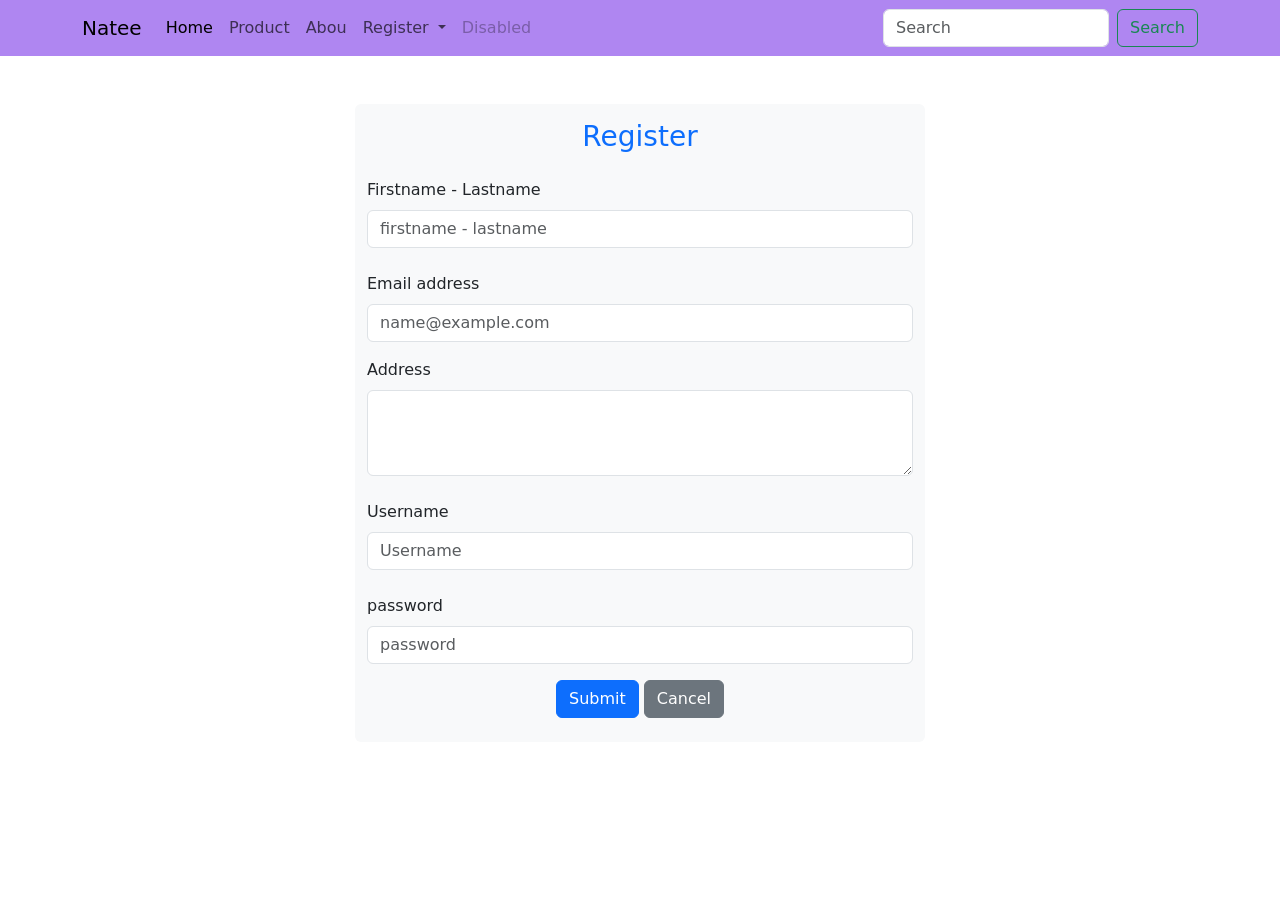
<file: boostrap/web_boostrap/register.html>
<!DOCTYPE html>
<html lang="en">
<head>
    <meta charset="UTF-8">
    <meta name="viewport" content="width=device-width, initial-scale=1.0">
    <title>Register</title>
    <link href="css/bootstrap.min.css" rel="stylesheet">

</head>
<body>
    <!-- Menu-->
  <div id="menu-container"></div>
 <!--เนื้อหา-->
    <div class="container  ">


        <form id="form1">

        
        <div class="row  ">
            <div class="col-md-6 mx-auto mt-5 bg-light   rounded">
                <div class="h3 text-center	text-primary mt-3 ">Register</div>
                <div class="mb-3 mt-4 ">
                    <label class="form-label">Firstname - Lastname</label>
                    <input type="text" class="form-control" id="firstname-lastname" placeholder="firstname - lastname" required>
                </div>
                <div class="mb-3 mt-4 ">
                    <label class="form-label">Email address</label>
                    <input type="email" class="form-control" id="email" placeholder="name@example.com" required>
                </div>
                <div class="mb-3">
                    <label class="form-label">Address</label>
                    <textarea class="form-control" id="textDetail" rows="3"></textarea>
                </div>
                <div class="mb-3 mt-4 ">
                    <label class="form-label">Username</label>
                    <input type="text" class="form-control" id="Username" placeholder="Username" required>
                </div>
                <div class="mb-3 mt-4 ">
                    <label class="form-label">password</label>
                    <input type="password" class="form-control" id="password" placeholder="password" required>
                </div>
                <div class="text-center mb-4">
                    <input type="submit" id="submit" class="btn btn-primary" value="Submit">
                    <input type="reset" id="reset" class="btn btn-secondary" value="Cancel">
                </div>
            </div>
        </div>
    </div>
</form>




</body>
</html>     
<script src="js/bootstrap.bundle.min.js"></script>
<script src="js/menu.js"></script>
</file>
<file: style.css>
table {
  font-family: Arial, Helvetica, sans-serif;
  border-collapse: collapse;
  width: 100%;
}

td, th {
  border: 1px solid #ddd;
  padding: 8px;
}

tr:nth-child(even){background-color: #f2f2f2;}

tr:hover {background-color: #ddd;}

th {
  padding-top: 12px;
  padding-bottom: 12px;
  text-align: left;
  background-color: #16cfb0;
  color: white;
}

  


/* จัดรูปแบบฟอร์มด้วย css */
form {
  border-radius: 5px;
  background-color: #f2f2f2;
  padding: 20px;
}

label {display: block;}

input[type=text], input[type=email], select {
  width: 100%;
  padding: 12px;
  margin: 8px 0;
  display: inline-block;
  border: 1px solid #ccc;
  border-radius: 4px;
  box-sizing: border-box;
}

input[type=submit] {
  width: 100%;
  background-color: #4CAF50;
  color: white;
  padding: 14px;
  margin: 8px 0;
  border: none;
  border-radius: 4px;
  cursor: pointer;
}

input[type=submit]:hover {
  background-color: #45a049;
}

input[type=Reset] {
  width: 100%;
  background-color: #fd1111;
  color: white;
  padding: 14px;
  margin: 8px 0;
  border: none;
  border-radius: 4px;
  cursor: pointer;
    text-align: center;
}

input[type=Reset]:hover {
  background-color: #eb1e1e;
}


.container{
    background-color: #abffae;
    padding: 2em;
    width: 80%;
    text-align: center;
    margin:  20px auto;
}

.form-container {
    background-color: #fff;
    padding: 2em;
    border-radius: 8px;
    box-shadow: 0 0 10px rgba(0, 0, 0, 0.1);
    width: 600px;
    text-align: center;
    margin: 50px auto ;
}
</file>
